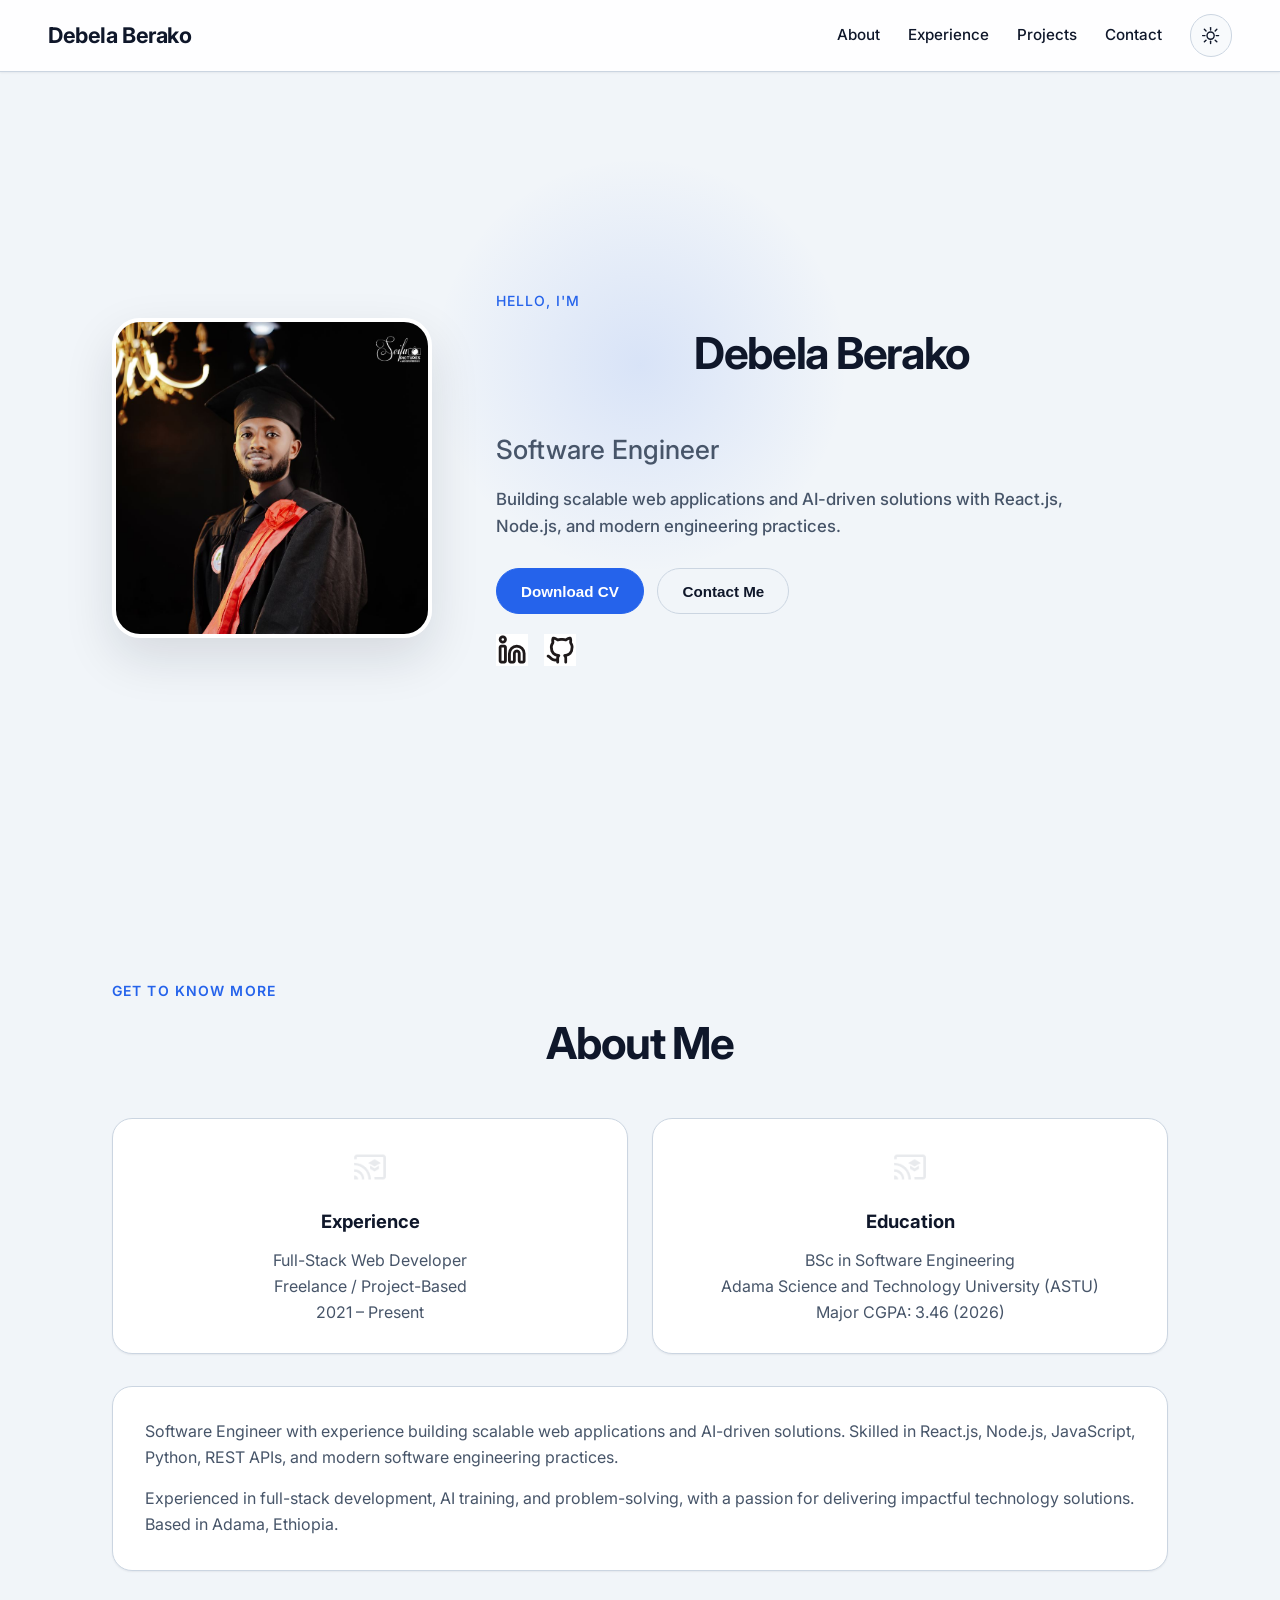
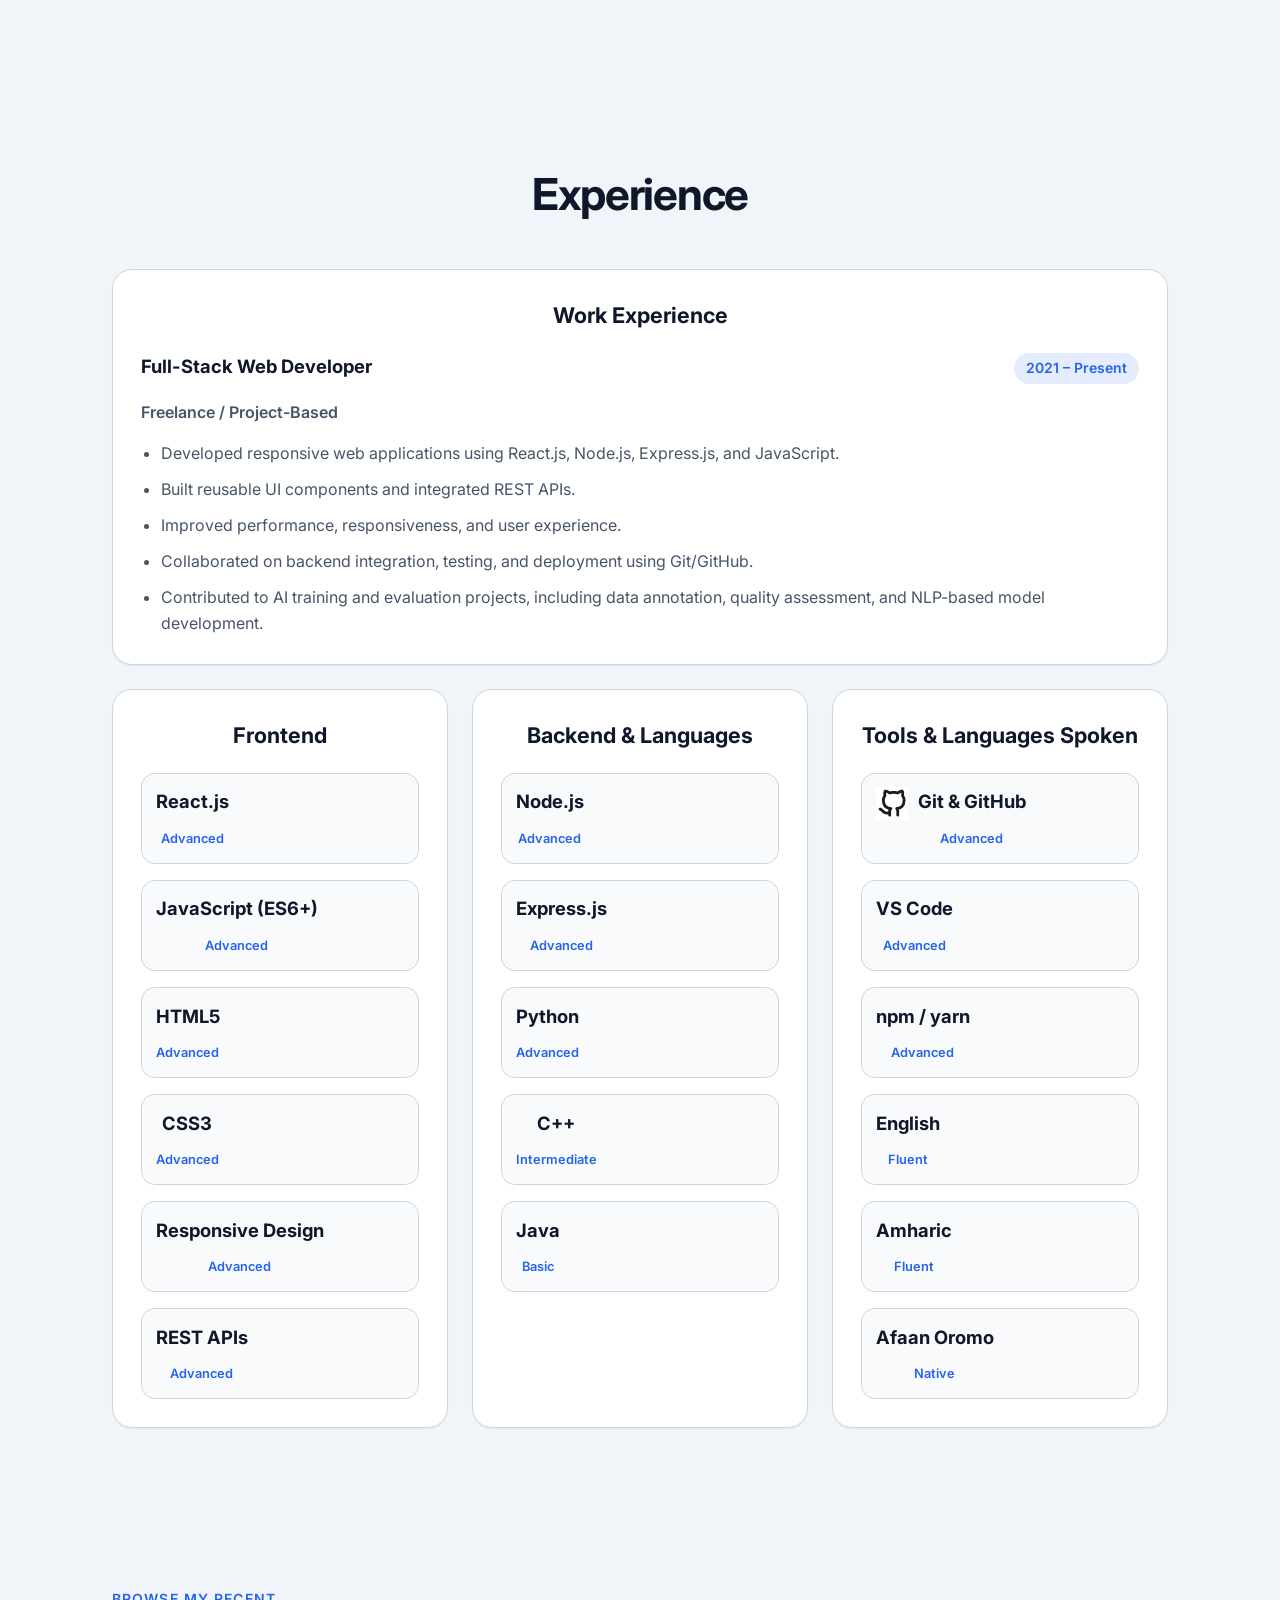
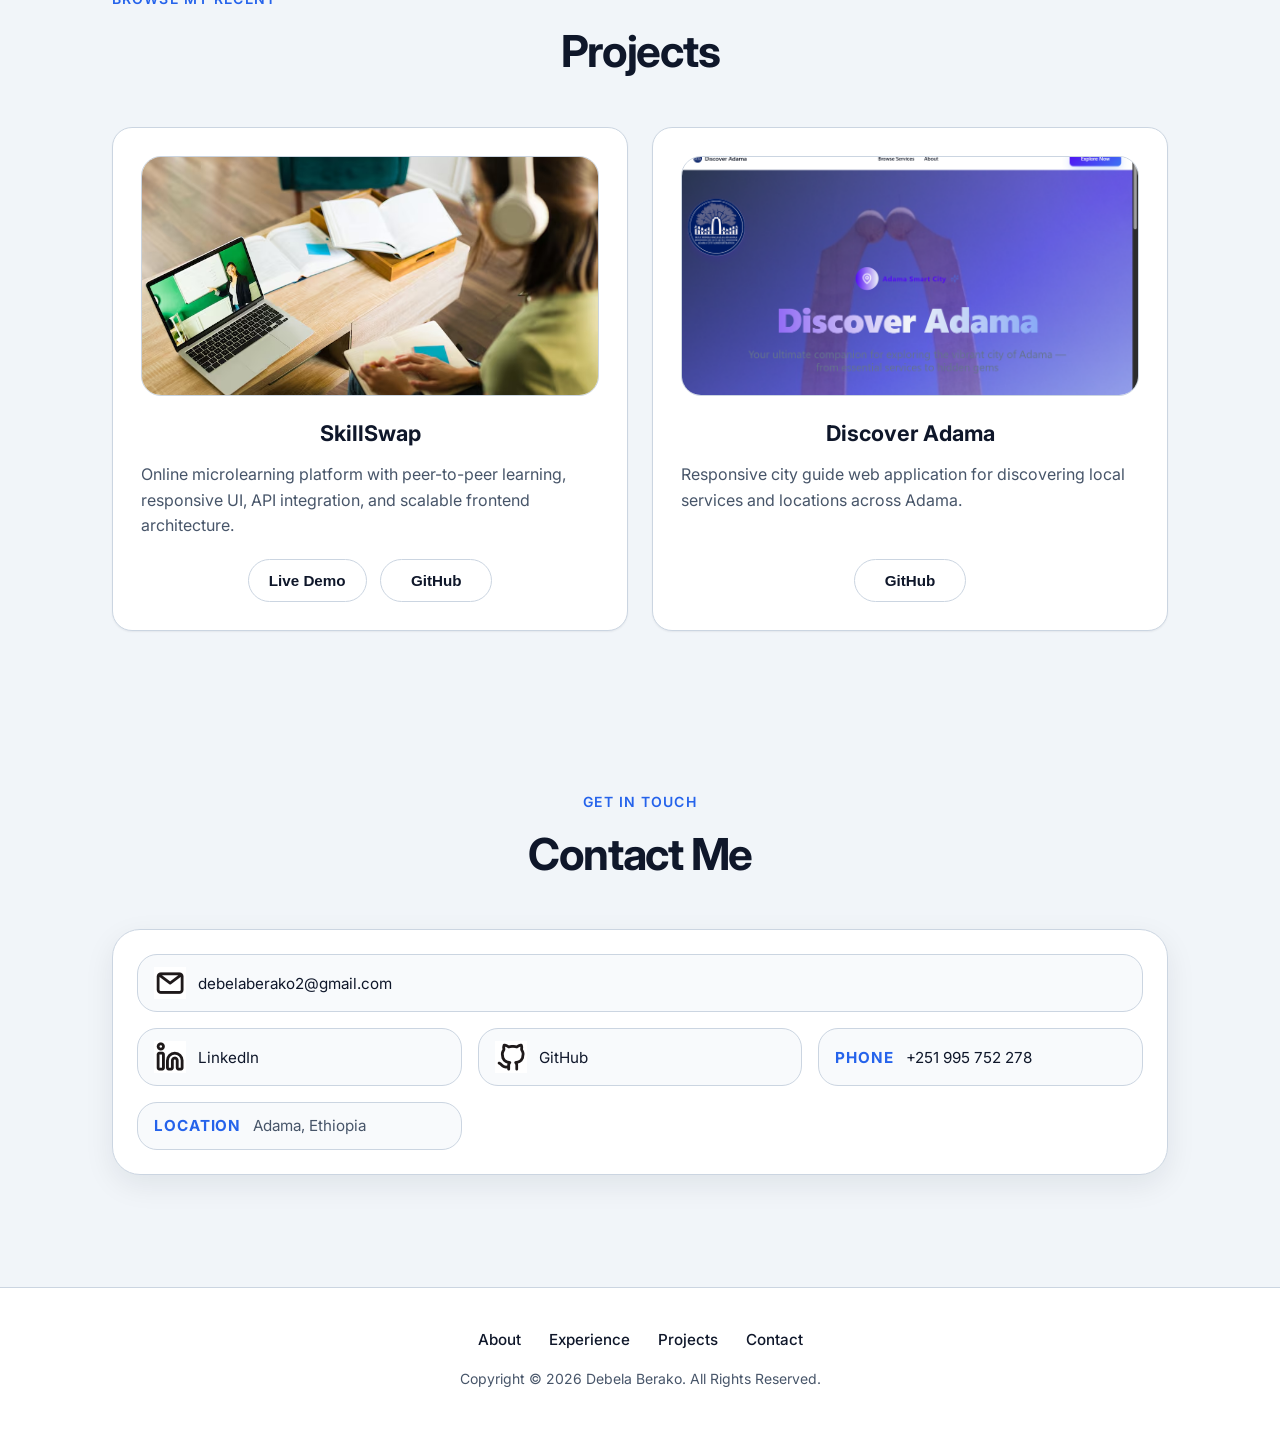
<file: index.html>
<!DOCTYPE html>
<html lang="en">
  <head>
    <meta charset="UTF-8" />
    <meta http-equiv="X-UA-Compatible" content="IE=edge" />
    <meta name="viewport" content="width=device-width, initial-scale=1.0" />
    <meta
      name="description"
      content="Debela Berako — Software Engineer specializing in full-stack web development, React.js, Node.js, and AI-driven solutions."
    />
    <title>Debela Berako | Software Engineer</title>
    <link rel="icon" href="image/logo.jpg" />
    <link rel="preconnect" href="https://fonts.googleapis.com" />
    <link rel="preconnect" href="https://fonts.gstatic.com" crossorigin />
    <link
      href="https://fonts.googleapis.com/css2?family=Inter:wght@300;400;500;600;700&display=swap"
      rel="stylesheet"
    />
    <link rel="stylesheet" href="style.css" />
    <link rel="stylesheet" href="myqueries.css" />
  </head>
  <body>
    <nav id="desktop-nav">
      <div class="logo">Debela Berako</div>
      <div>
        <ul class="nav-links">
          <li><a href="#about">About</a></li>
          <li><a href="#experience">Experience</a></li>
          <li><a href="#projects">Projects</a></li>
          <li><a href="#contact">Contact</a></li>
          <li>
            <button
              id="modeToggle"
              class="theme-toggle"
              type="button"
              aria-label="Toggle color theme"
            >
              <svg
                class="theme-icon theme-icon-sun"
                viewBox="0 0 24 24"
                aria-hidden="true"
              >
                <circle cx="12" cy="12" r="4.5" />
                <line x1="12" y1="2" x2="12" y2="5" />
                <line x1="12" y1="19" x2="12" y2="22" />
                <line x1="2" y1="12" x2="5" y2="12" />
                <line x1="19" y1="12" x2="22" y2="12" />
                <line x1="4.2" y1="4.2" x2="6.3" y2="6.3" />
                <line x1="17.7" y1="17.7" x2="19.8" y2="19.8" />
                <line x1="4.2" y1="19.8" x2="6.3" y2="17.7" />
                <line x1="17.7" y1="6.3" x2="19.8" y2="4.2" />
              </svg>
              <svg
                class="theme-icon theme-icon-moon"
                viewBox="0 0 24 24"
                aria-hidden="true"
              >
                <path d="M21 14.5A8.5 8.5 0 0 1 9.5 3 7 7 0 1 0 21 14.5z" />
              </svg>
            </button>
          </li>
        </ul>
      </div>
    </nav>

    <nav id="hamburger-nav">
      <div class="logo">Debela Berako</div>
      <div class="hamburger-menu">
        <div class="hamburger-icon" onclick="toggleMenu()">
          <span></span>
          <span></span>
          <span></span>
        </div>
        <ul class="menu-links">
          <li><a href="#about" onclick="toggleMenu()">About</a></li>
          <li><a href="#experience" onclick="toggleMenu()">Experience</a></li>
          <li><a href="#projects" onclick="toggleMenu()">Projects</a></li>
          <li><a href="#contact" onclick="toggleMenu()">Contact</a></li>
          <li>
            <button
              id="modeToggle2"
              class="theme-toggle"
              type="button"
              aria-label="Toggle color theme"
            >
              <svg
                class="theme-icon theme-icon-sun"
                viewBox="0 0 24 24"
                aria-hidden="true"
              >
                <circle cx="12" cy="12" r="4.5" />
                <line x1="12" y1="2" x2="12" y2="5" />
                <line x1="12" y1="19" x2="12" y2="22" />
                <line x1="2" y1="12" x2="5" y2="12" />
                <line x1="19" y1="12" x2="22" y2="12" />
                <line x1="4.2" y1="4.2" x2="6.3" y2="6.3" />
                <line x1="17.7" y1="17.7" x2="19.8" y2="19.8" />
                <line x1="4.2" y1="19.8" x2="6.3" y2="17.7" />
                <line x1="17.7" y1="6.3" x2="19.8" y2="4.2" />
              </svg>
              <svg
                class="theme-icon theme-icon-moon"
                viewBox="0 0 24 24"
                aria-hidden="true"
              >
                <path d="M21 14.5A8.5 8.5 0 0 1 9.5 3 7 7 0 1 0 21 14.5z" />
              </svg>
            </button>
          </li>
        </ul>
      </div>
    </nav>

    <main>
      <section id="profile">
        <div class="section__pic-container">
          <img
            src="image/debela.jpg"
            alt="Portrait of Debela Berako"
            class="profile-pic"
          />
        </div>
        <div class="section__text">
          <p class="section__text__p1">Hello, I'm</p>
          <h1 class="title">Debela Berako</h1>
          <p class="section__text__p2">Software Engineer</p>
          <p class="section__text__p3">
            Building scalable web applications and AI-driven solutions with
            React.js, Node.js, and modern engineering practices.
          </p>
          <div class="btn-container">
            <button
              class="btn btn-color-1"
              onclick="window.open('myCV.pdf')"
            >
              Download CV
            </button>
            <button
              class="btn btn-color-2"
              onclick="document.getElementById('contact').scrollIntoView({ behavior: 'smooth' })"
            >
              Contact Me
            </button>
          </div>
          <div id="socials-container">
            <img
              src="image/linkedin.png"
              src-light="image/linkedin.png"
              src-dark="image/linkedin.png"
              alt="My LinkedIn profile"
              class="icon linkedin-icon"
              onclick="window.open('https://www.linkedin.com/in/debelaberako/','_blank')"
            />
            <img
              src="image/github-light.png"
              src-light="image/github-light.png"
              src-dark="image/github-dark.png"
              alt="My GitHub profile"
              class="icon github-icon"
              onclick="window.open('https://github.com/debelaberako','_blank')"
            />
          </div>
        </div>
      </section>

      <section id="about">
        <p class="section__text__p1">Get To Know More</p>
        <h1 class="title">About Me</h1>
        <div class="about-details-container">
          <div class="about-containers">
            <div class="details-container">
              <img
                src="image/education.png"
                alt="Experience icon"
                class="icon about-card-icon"
              />
              <h3>Experience</h3>
              <p>
                Full-Stack Web Developer<br />
                Freelance / Project-Based<br />
                2021 – Present
              </p>
            </div>
            <div class="details-container">
              <img
                src="image/education.png"
                alt="Education icon"
                class="icon about-card-icon"
              />
              <h3>Education</h3>
              <p>
                BSc in Software Engineering<br />
                Adama Science and Technology University (ASTU)<br />
                Major CGPA: 3.46 (2026)
              </p>
            </div>
          </div>
          <div class="text-container">
            <p>
              Software Engineer with experience building scalable web
              applications and AI-driven solutions. Skilled in React.js,
              Node.js, JavaScript, Python, REST APIs, and modern software
              engineering practices.
            </p>
            <p>
              Experienced in full-stack development, AI training, and
              problem-solving, with a passion for delivering impactful
              technology solutions. Based in Adama, Ethiopia.
            </p>
          </div>
        </div>
      </section>

      <section id="experience">
        <p class="section__text__p1">Explore My</p>
        <h1 class="title">Experience</h1>
        <div class="experience-details-container">
          <div class="work-experience-card details-container">
            <h2 class="experience-sub-title">Work Experience</h2>
            <div class="work-role">
              <div class="work-role-header">
                <h3>Full-Stack Web Developer</h3>
                <span class="work-period">2021 – Present</span>
              </div>
              <p class="work-company">Freelance / Project-Based</p>
              <ul class="work-list">
                <li>
                  Developed responsive web applications using React.js, Node.js,
                  Express.js, and JavaScript.
                </li>
                <li>
                  Built reusable UI components and integrated REST APIs.
                </li>
                <li>
                  Improved performance, responsiveness, and user experience.
                </li>
                <li>
                  Collaborated on backend integration, testing, and deployment
                  using Git/GitHub.
                </li>
                <li>
                  Contributed to AI training and evaluation projects, including
                  data annotation, quality assessment, and NLP-based model
                  development.
                </li>
              </ul>
            </div>
          </div>

          <div class="about-containers skills-grid">
            <div class="details-container">
              <h2 class="experience-sub-title">Frontend</h2>
              <div class="article-container">
                <article>
                  <div>
                    <h3>React.js</h3>
                    <p>Advanced</p>
                  </div>
                </article>
                <article>
                  <div>
                    <h3>JavaScript (ES6+)</h3>
                    <p>Advanced</p>
                  </div>
                </article>
                <article>
                  <div>
                    <h3>HTML5</h3>
                    <p>Advanced</p>
                  </div>
                </article>
                <article>
                  <div>
                    <h3>CSS3</h3>
                    <p>Advanced</p>
                  </div>
                </article>
                <article>
                  <div>
                    <h3>Responsive Design</h3>
                    <p>Advanced</p>
                  </div>
                </article>
                <article>
                  <div>
                    <h3>REST APIs</h3>
                    <p>Advanced</p>
                  </div>
                </article>
              </div>
            </div>

            <div class="details-container">
              <h2 class="experience-sub-title">Backend &amp; Languages</h2>
              <div class="article-container">
                <article>
                  <div>
                    <h3>Node.js</h3>
                    <p>Advanced</p>
                  </div>
                </article>
                <article>
                  <div>
                    <h3>Express.js</h3>
                    <p>Advanced</p>
                  </div>
                </article>
                <article>
                  <div>
                    <h3>Python</h3>
                    <p>Advanced</p>
                  </div>
                </article>
                <article>
                  <div>
                    <h3>C++</h3>
                    <p>Intermediate</p>
                  </div>
                </article>
                <article>
                  <div>
                    <h3>Java</h3>
                    <p>Basic</p>
                  </div>
                </article>
              </div>
            </div>

            <div class="details-container">
              <h2 class="experience-sub-title">Tools &amp; Languages Spoken</h2>
              <div class="article-container">
                <article>
                  <img
                    src="image/github-light.png"
                    src-light="image/github-light.png"
                    src-dark="image/github-dark.png"
                    alt="Git icon"
                    class="icon"
                  />
                  <div>
                    <h3>Git &amp; GitHub</h3>
                    <p>Advanced</p>
                  </div>
                </article>
                <article>
                  <div>
                    <h3>VS Code</h3>
                    <p>Advanced</p>
                  </div>
                </article>
                <article>
                  <div>
                    <h3>npm / yarn</h3>
                    <p>Advanced</p>
                  </div>
                </article>
                <article>
                  <div>
                    <h3>English</h3>
                    <p>Fluent</p>
                  </div>
                </article>
                <article>
                  <div>
                    <h3>Amharic</h3>
                    <p>Fluent</p>
                  </div>
                </article>
                <article>
                  <div>
                    <h3>Afaan Oromo</h3>
                    <p>Native</p>
                  </div>
                </article>
              </div>
            </div>
          </div>
        </div>
      </section>

      <section id="projects">
        <p class="section__text__p1">Browse My Recent</p>
        <h1 class="title">Projects</h1>
        <div class="experience-details-container">
          <div class="about-containers projects-grid">
            <div class="details-container color-container">
              <img
                src="image/skillswap.avif"
                alt="SkillSwap project preview"
                class="project-img"
              />
              <h2 class="experience-sub-title project-title">SkillSwap</h2>
              <p class="project-description">
                Online microlearning platform with peer-to-peer learning,
                responsive UI, API integration, and scalable frontend
                architecture.
              </p>
              <div class="btn-container">
                <button
                  class="btn btn-color-2 project-btn"
                  onclick="window.open('https://skill-swap-mauve-chi.vercel.app/','_blank')"
                >
                  Live Demo
                </button>
                <button
                  class="btn btn-color-2 project-btn"
                  onclick="window.open('https://github.com/debelaberako','_blank')"
                >
                  GitHub
                </button>
              </div>
            </div>

            <div class="details-container color-container">
              <img
                src="image/discover-adama.png"
                alt="Discover Adama project preview"
                class="project-img"
              />
              <h2 class="experience-sub-title project-title">Discover Adama</h2>
              <p class="project-description">
                Responsive city guide web application for discovering local
                services and locations across Adama.
              </p>
              <div class="btn-container">
                <button
                  class="btn btn-color-2 project-btn"
                  onclick="window.open('https://github.com/debelaberako','_blank')"
                >
                  GitHub
                </button>
              </div>
            </div>
          </div>
        </div>
      </section>

      <section id="contact">
        <p class="section__text__p1">Get in Touch</p>
        <h1 class="title">Contact Me</h1>
        <div class="contact-info-upper-container">
          <div class="contact-info-container contact-info-container--email">
            <img
              src="image/email.png"
              src-light="image/email.png"
              src-dark="image/email.png"
              alt="Email icon"
              class="icon contact-icon email-icon"
            />
            <p>
              <a href="mailto:debelaberako2@gmail.com">debelaberako2@gmail.com</a>
            </p>
          </div>
          <div class="contact-info-container">
            <img
              src="image/linkedin.png"
              src-light="image/linkedin.png"
              src-dark="image/linkedin.png"
              alt="My LinkedIn profile"
              class="icon linkedin-icon"
              onclick="window.open('https://www.linkedin.com/in/debelaberako/','_blank')"
            />
            <p>
              <a
                href="https://www.linkedin.com/in/debelaberako/"
                target="_blank"
                rel="noopener noreferrer"
                >LinkedIn</a
              >
            </p>
          </div>
          <div class="contact-info-container">
            <img
              src="image/github-light.png"
              src-light="image/github-light.png"
              src-dark="image/github-dark.png"
              alt="My GitHub profile"
              class="icon github-icon"
              onclick="window.open('https://github.com/debelaberako','_blank')"
            />
            <p>
              <a
                href="https://github.com/debelaberako"
                target="_blank"
                rel="noopener noreferrer"
                >GitHub</a
              >
            </p>
          </div>
          <div class="contact-info-container">
            <p class="contact-label">Phone</p>
            <p><a href="tel:+251995752278">+251 995 752 278</a></p>
          </div>
          <div class="contact-info-container">
            <p class="contact-label">Location</p>
            <p>Adama, Ethiopia</p>
          </div>
        </div>
      </section>
    </main>

    <footer>
      <nav>
        <div class="nav-links-container">
          <ul class="nav-links">
            <li><a href="#about">About</a></li>
            <li><a href="#experience">Experience</a></li>
            <li><a href="#projects">Projects</a></li>
            <li><a href="#contact">Contact</a></li>
          </ul>
        </div>
      </nav>
      <p>Copyright &#169; 2026 Debela Berako. All Rights Reserved.</p>
    </footer>
    <script src="script.js"></script>
  </body>
</html>
</file>
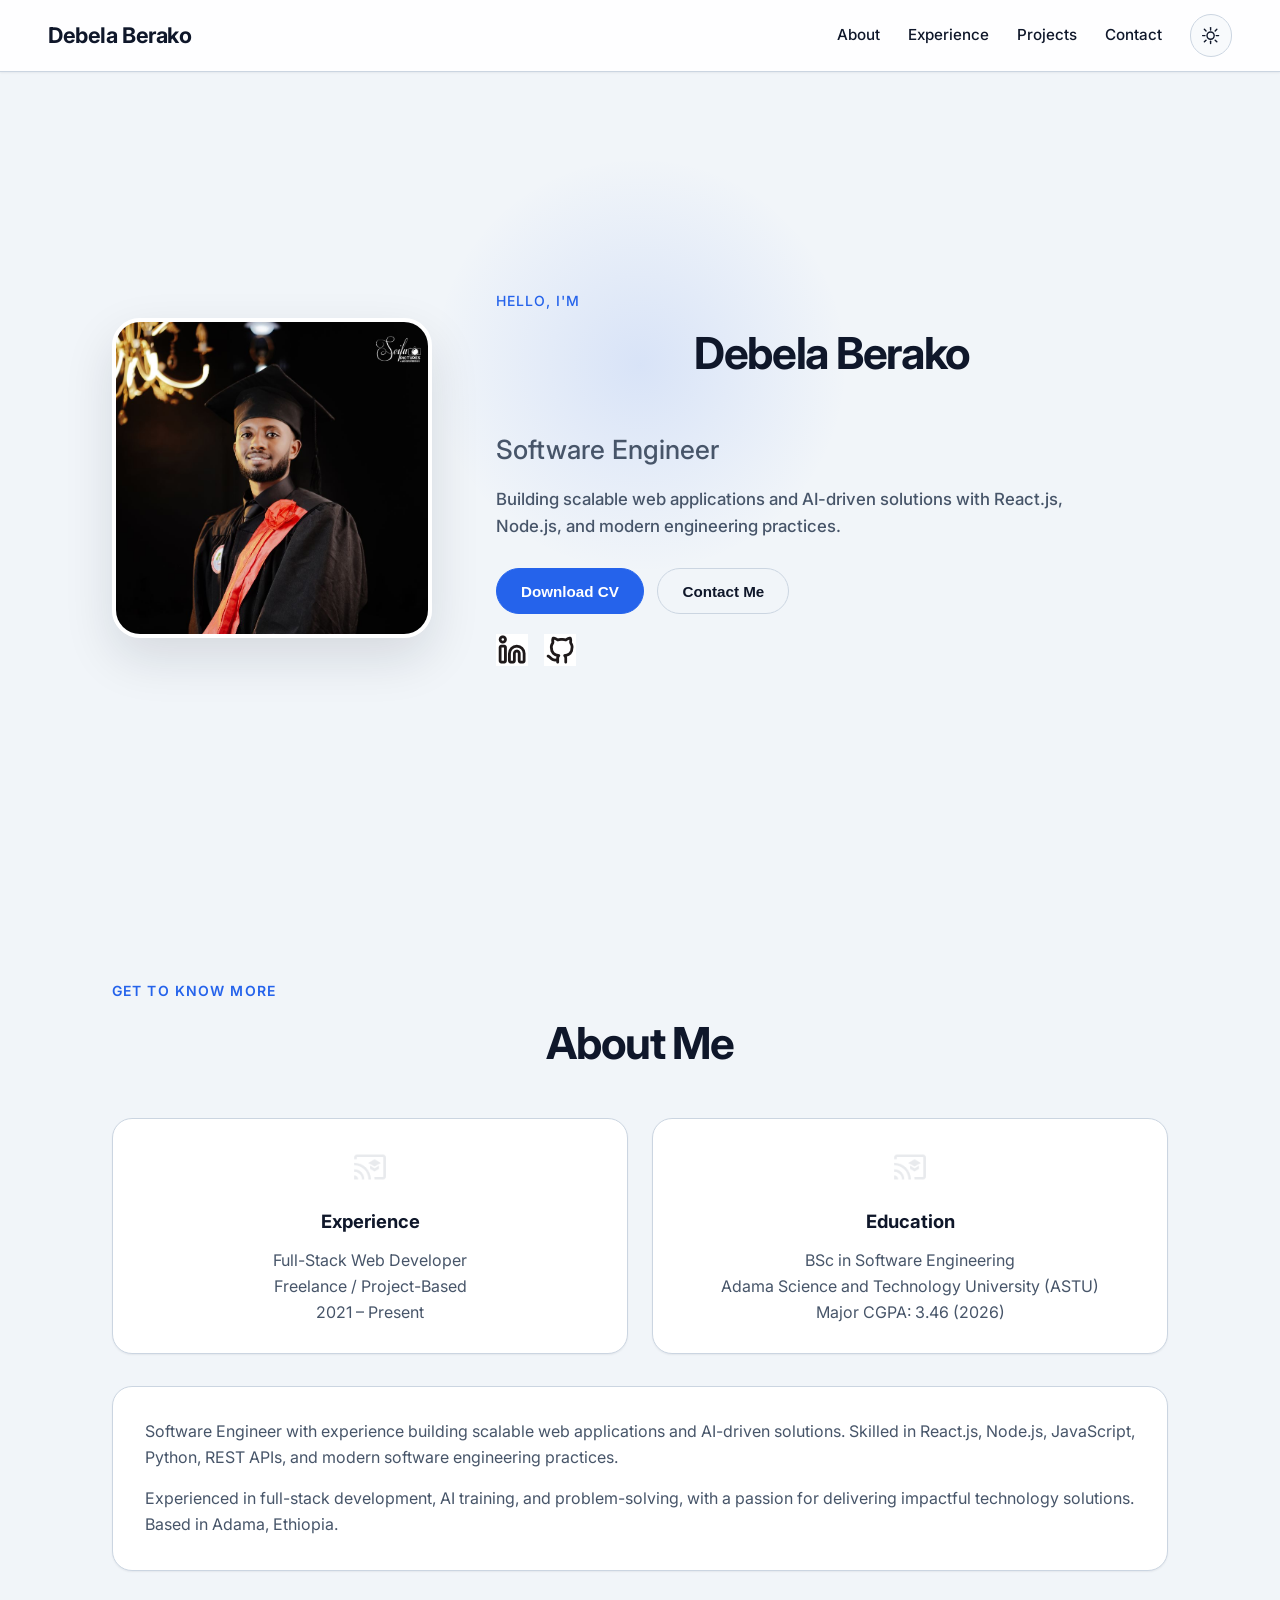
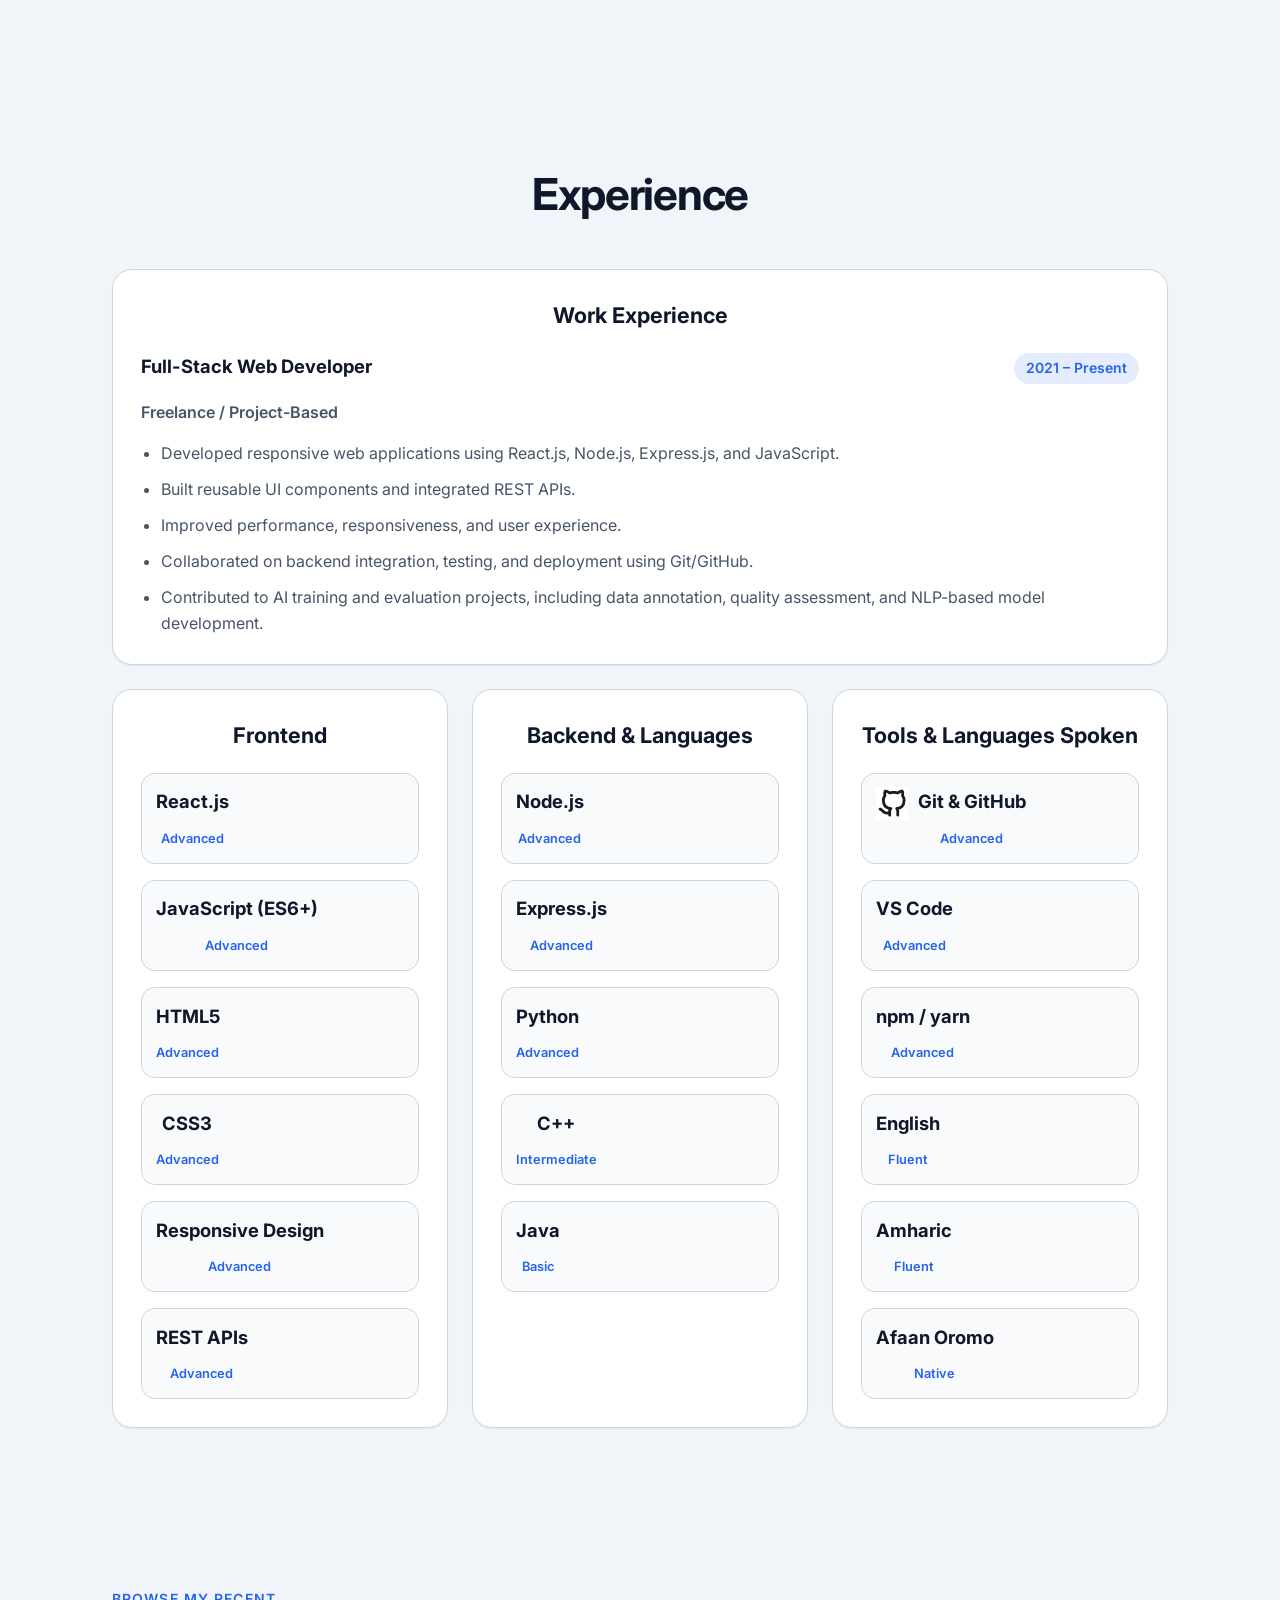
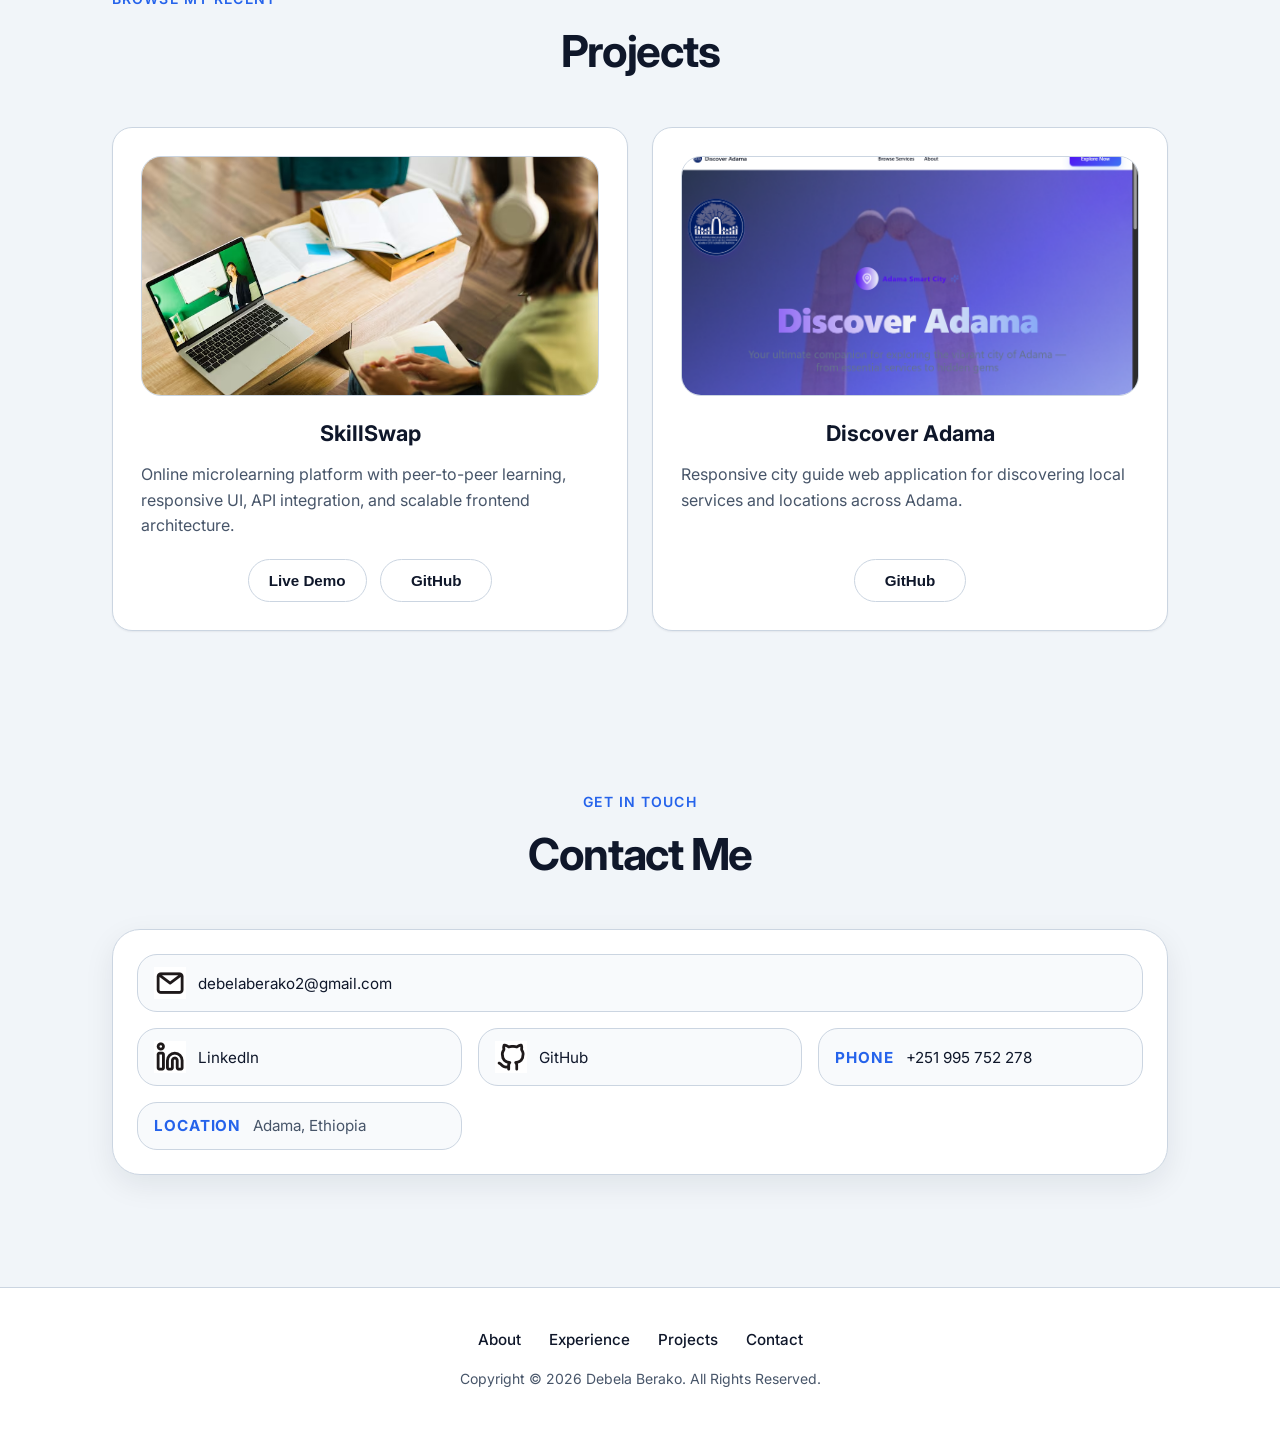
<file: DABE/index.html>
<!DOCTYPE html>
<html lang="en">
  <head>
    <meta charset="UTF-8" />
    <meta http-equiv="refresh" content="0; url=../" />
    <meta name="viewport" content="width=device-width, initial-scale=1.0" />
    <title>Redirecting…</title>
    <link rel="canonical" href="../" />
    <script>
      window.location.replace("../");
    </script>
  </head>
  <body>
    <p>
      Redirecting to
      <a href="../">Debela Berako Portfolio</a>.
    </p>
  </body>
</html>
</file>
<file: style.css>
/* GENERAL */

:root {
  --primary-color: #ffffff;
  --primary-color-2: #f8fafc;
  --primary-color-3: #e2e8f0;
  --background-color: #f1f5f9;
  --secondary-color: #0f172a;
  --secondary-color-2: #475569;
  --accent-color: #2563eb;
  --accent-hover: #1d4ed8;
  --accent-soft: rgba(37, 99, 235, 0.12);
  --button-background: #2563eb;
  --button-text-hover: #ffffff;
  --button-border: 0.1rem solid #2563eb;
  --button-border-2: 0.1rem solid #cbd5e1;
  --container-border: #cbd5e1;
  --shadow-sm: 0 1px 2px rgba(15, 23, 42, 0.06);
  --shadow-md: 0 10px 30px rgba(15, 23, 42, 0.08);
  --shadow-lg: 0 20px 50px rgba(15, 23, 42, 0.12);
  --nav-height: 4.5rem;
  --section-gap: 5rem;
  --radius-lg: 1.25rem;
  --radius-xl: 1.75rem;
  --max-width: 72rem;
}

[theme="dark"] {
  --primary-color: #0f172a;
  --primary-color-2: #1e293b;
  --primary-color-3: #334155;
  --background-color: #020617;
  --secondary-color: #f8fafc;
  --secondary-color-2: #94a3b8;
  --accent-color: #60a5fa;
  --accent-hover: #93c5fd;
  --accent-soft: rgba(96, 165, 250, 0.15);
  --button-background: #60a5fa;
  --button-text-hover: #0f172a;
  --button-border: 0.1rem solid #60a5fa;
  --button-border-2: 0.1rem solid #475569;
  --container-border: #334155;
  --shadow-sm: 0 1px 2px rgba(0, 0, 0, 0.3);
  --shadow-md: 0 10px 30px rgba(0, 0, 0, 0.35);
  --shadow-lg: 0 20px 50px rgba(0, 0, 0, 0.45);
}

* {
  margin: 0;
  padding: 0;
  box-sizing: border-box;
}

html {
  scroll-behavior: smooth;
}

body {
  font-family: "Inter", "Segoe UI", sans-serif;
  background-color: var(--background-color);
  color: var(--secondary-color);
  line-height: 1.6;
  transition: background-color 0.3s ease, color 0.3s ease;
}

main {
  overflow-x: hidden;
}

h1,
h2,
h3 {
  color: var(--secondary-color);
}

p {
  color: var(--secondary-color-2);
}

a,
.btn,
.icon,
.theme-toggle {
  transition: all 0.25s ease;
}

/* NAVIGATION */

nav,
.nav-links {
  display: flex;
  align-items: center;
}

#desktop-nav,
#hamburger-nav {
  position: sticky;
  top: 0;
  z-index: 1000;
  height: var(--nav-height);
  padding: 0 clamp(1rem, 4vw, 3rem);
  background: color-mix(in srgb, var(--primary-color) 88%, transparent);
  backdrop-filter: blur(12px);
  border-bottom: 1px solid var(--container-border);
  box-shadow: var(--shadow-sm);
  transition: box-shadow 0.35s ease, background 0.35s ease, transform 0.35s ease;
}

#desktop-nav.nav-scrolled,
#hamburger-nav.nav-scrolled {
  box-shadow: var(--shadow-md);
  background: color-mix(in srgb, var(--primary-color) 96%, transparent);
}

#desktop-nav {
  justify-content: space-between;
}

.nav-links {
  gap: 1.75rem;
  list-style: none;
  font-size: 0.95rem;
  font-weight: 500;
}

nav li:last-child {
  width: max-content;
  display: flex;
  margin: auto;
  padding: 0;
}

a {
  color: var(--secondary-color);
  text-decoration: none;
  position: relative;
}

.nav-links a::after {
  content: "";
  position: absolute;
  left: 0;
  bottom: -0.35rem;
  width: 100%;
  height: 2px;
  background: var(--accent-color);
  transform: scaleX(0);
  transform-origin: center;
  transition: transform 0.3s ease;
}

.nav-links a:hover::after,
.nav-links a.active::after {
  transform: scaleX(1);
}

.nav-links a.active {
  color: var(--accent-color);
  font-weight: 600;
}

a:hover {
  color: var(--accent-color);
}

nav a:hover {
  color: var(--accent-color);
}

.logo {
  color: var(--secondary-color);
  font-size: 1.35rem;
  font-weight: 700;
  letter-spacing: -0.02em;
}

.logo:hover {
  cursor: default;
}

.theme-toggle {
  position: relative;
  display: flex;
  align-items: center;
  justify-content: center;
  width: 2.65rem;
  height: 2.65rem;
  border: 1px solid var(--container-border);
  border-radius: 50%;
  background: var(--primary-color-2);
  cursor: pointer;
  padding: 0;
  overflow: hidden;
}

.theme-toggle:hover {
  border-color: var(--accent-color);
  background: var(--accent-soft);
  transform: translateY(-1px);
}

.theme-toggle:focus-visible {
  outline: 2px solid var(--accent-color);
  outline-offset: 2px;
}

.theme-icon {
  position: absolute;
  width: 1.2rem;
  height: 1.2rem;
  stroke: var(--secondary-color);
  fill: none;
  stroke-width: 1.75;
  stroke-linecap: round;
  stroke-linejoin: round;
  transition:
    opacity 0.35s ease,
    transform 0.45s cubic-bezier(0.22, 1, 0.36, 1),
    stroke 0.25s ease;
}

.theme-icon-moon {
  fill: var(--secondary-color);
  stroke: none;
}

.theme-icon-sun {
  opacity: 1;
  transform: rotate(0deg) scale(1);
}

.theme-icon-moon {
  opacity: 0;
  transform: rotate(-90deg) scale(0.6);
}

body[theme="dark"] .theme-icon-sun {
  opacity: 0;
  transform: rotate(90deg) scale(0.6);
}

body[theme="dark"] .theme-icon-moon {
  opacity: 1;
  transform: rotate(0deg) scale(1);
}

.theme-toggle:hover .theme-icon {
  stroke: var(--accent-color);
}

.theme-toggle:hover .theme-icon-moon {
  fill: var(--accent-color);
}

/* HAMBURGER MENU */

#hamburger-nav {
  display: none;
  justify-content: space-between;
}

.hamburger-menu {
  position: relative;
  display: inline-block;
}

.hamburger-icon {
  display: flex;
  flex-direction: column;
  justify-content: space-between;
  height: 24px;
  width: 30px;
  cursor: pointer;
}

.hamburger-icon span {
  width: 100%;
  height: 2px;
  background-color: var(--secondary-color);
  transition: all 0.3s ease-in-out;
}

.menu-links {
  position: absolute;
  top: calc(100% + 0.75rem);
  right: 0;
  background-color: var(--primary-color);
  border: 1px solid var(--container-border);
  border-radius: var(--radius-lg);
  box-shadow: var(--shadow-md);
  width: min(16rem, 85vw);
  max-height: 0;
  overflow: hidden;
  transition: all 0.3s ease-in-out;
  list-style: none;
  padding: 0;
}

.menu-links a {
  display: block;
  padding: 0.85rem 1.25rem;
  font-size: 1rem;
  color: var(--secondary-color);
  text-decoration: none;
}

.menu-links a:hover {
  background: var(--accent-soft);
  color: var(--accent-color);
}

.menu-links li {
  list-style: none;
}

.menu-links li:last-child {
  display: flex;
  justify-content: center;
  padding: 0.75rem;
}

.menu-links.open {
  max-height: 24rem;
}

.hamburger-icon.open span:first-child {
  transform: rotate(45deg) translate(10px, 5px);
}

.hamburger-icon.open span:nth-child(2) {
  opacity: 0;
}

.hamburger-icon.open span:last-child {
  transform: rotate(-45deg) translate(10px, -5px);
}

/* SECTIONS */

section {
  padding: var(--section-gap) clamp(1rem, 5vw, 3rem);
  max-width: var(--max-width);
  margin: 0 auto;
  min-height: fit-content;
}

.section__text__p1 {
  text-align: center;
  font-size: 0.875rem;
  font-weight: 600;
  letter-spacing: 0.08em;
  text-transform: uppercase;
  color: var(--accent-color);
  margin-bottom: 0.5rem;
}

.title {
  font-size: clamp(2rem, 4vw, 2.75rem);
  font-weight: 700;
  text-align: center;
  letter-spacing: -0.03em;
  margin-bottom: 2.5rem;
}

/* PROFILE */

#profile {
  display: grid;
  grid-template-columns: minmax(220px, 320px) 1fr;
  align-items: center;
  gap: clamp(2rem, 5vw, 4rem);
  min-height: calc(100vh - var(--nav-height));
  padding-top: 2rem;
  padding-bottom: 3rem;
  position: relative;
  isolation: isolate;
}

#profile::before {
  content: "";
  position: absolute;
  inset: 10% auto auto 50%;
  width: min(420px, 60vw);
  height: min(420px, 60vw);
  transform: translateX(-50%);
  background: radial-gradient(circle, var(--accent-soft) 0%, transparent 70%);
  z-index: -1;
  animation: glowPulse 6s ease-in-out infinite;
}

.section__pic-container {
  display: flex;
  justify-content: center;
  align-items: center;
}

.profile-pic {
  width: min(380px, 100%);
  aspect-ratio: 1;
  object-fit: cover;
  object-position: top center;
  display: block;
  border-radius: var(--radius-xl);
  border: 4px solid var(--primary-color);
  box-shadow: var(--shadow-lg);
  transition: transform 0.4s ease, box-shadow 0.4s ease;
}

.profile-pic:hover {
  transform: translateY(-6px) scale(1.02);
  box-shadow: var(--shadow-lg), 0 0 0 4px var(--accent-soft);
}

.section__text {
  text-align: left;
}

.section__text p {
  font-weight: 500;
}

.section__text__p1 {
  text-align: left;
  margin-bottom: 0.35rem;
}

.section__text__p2 {
  font-size: clamp(1.25rem, 2.5vw, 1.65rem);
  font-weight: 600;
  color: var(--secondary-color-2);
  margin-bottom: 1rem;
}

.section__text__p3 {
  max-width: 36rem;
  margin-bottom: 1.75rem;
  font-size: 1.05rem;
}

#socials-container {
  display: flex;
  justify-content: flex-start;
  margin-top: 1.25rem;
  gap: 1rem;
}

/* ICONS & BUTTONS */

.icon {
  cursor: pointer;
  height: 2rem;
  width: 2rem;
  object-fit: contain;
}

.icon:hover {
  transform: translateY(-2px);
}

.btn-container {
  display: flex;
  flex-wrap: wrap;
  justify-content: flex-start;
  gap: 0.85rem;
}

.btn {
  font-weight: 600;
  font-size: 0.95rem;
  padding: 0.85rem 1.5rem;
  min-width: 8rem;
  border-radius: 999px;
  cursor: pointer;
  border: var(--button-border);
}

.btn-color-1 {
  background: var(--button-background);
  color: #ffffff;
}

.btn-color-1:hover {
  background: var(--accent-hover);
  transform: translateY(-2px);
  box-shadow: var(--shadow-md);
}

.btn-color-2 {
  background: transparent;
  color: var(--secondary-color);
  border: var(--button-border-2);
}

.btn-color-2:hover {
  border-color: var(--accent-color);
  color: var(--accent-color);
  transform: translateY(-2px);
}

/* ABOUT */

.about-details-container {
  display: flex;
  flex-direction: column;
  gap: 2rem;
}

.about-containers {
  display: grid;
  grid-template-columns: repeat(2, minmax(0, 1fr));
  gap: 1.5rem;
}

.details-container {
  padding: 1.75rem;
  background: var(--primary-color);
  border-radius: var(--radius-lg);
  border: 1px solid var(--container-border);
  box-shadow: var(--shadow-sm);
  text-align: center;
  transition: transform 0.35s ease, box-shadow 0.35s ease, border-color 0.35s ease;
}

.details-container:hover {
  transform: translateY(-6px);
  box-shadow: var(--shadow-md);
  border-color: var(--accent-color);
}

.about-card-icon {
  height: 2.5rem;
  width: 2.5rem;
  margin-bottom: 0.75rem;
  cursor: default;
}

.details-container h3 {
  font-size: 1.15rem;
  margin-bottom: 0.75rem;
}

.text-container {
  background: var(--primary-color);
  border: 1px solid var(--container-border);
  border-radius: var(--radius-lg);
  padding: 2rem;
  box-shadow: var(--shadow-sm);
}

.text-container p + p {
  margin-top: 1rem;
}

/* EXPERIENCE */

.experience-details-container {
  display: flex;
  flex-direction: column;
  gap: 1.5rem;
}

.work-experience-card {
  text-align: left;
}

.experience-sub-title {
  font-size: 1.35rem;
  font-weight: 700;
  margin-bottom: 1.25rem;
  text-align: center;
}

.work-role-header {
  display: flex;
  flex-wrap: wrap;
  justify-content: space-between;
  align-items: baseline;
  gap: 0.5rem 1rem;
  margin-bottom: 0.35rem;
}

.work-role h3 {
  font-size: 1.15rem;
}

.work-period {
  font-size: 0.875rem;
  font-weight: 600;
  color: var(--accent-color);
  background: var(--accent-soft);
  padding: 0.25rem 0.75rem;
  border-radius: 999px;
}

.work-company {
  font-weight: 600;
  margin-bottom: 1rem;
}

.work-list {
  padding-left: 1.25rem;
  display: grid;
  gap: 0.65rem;
}

.work-list li {
  color: var(--secondary-color-2);
}

.skills-grid {
  grid-template-columns: repeat(3, minmax(0, 1fr));
}

.article-container {
  display: grid;
  grid-template-columns: repeat(auto-fit, minmax(9rem, 1fr));
  gap: 1rem;
}

article {
  display: flex;
  align-items: flex-start;
  gap: 0.65rem;
  padding: 0.85rem;
  border-radius: 0.85rem;
  background: var(--primary-color-2);
  border: 1px solid var(--container-border);
  transition: transform 0.3s ease, border-color 0.3s ease, background 0.3s ease;
}

article:hover {
  transform: translateY(-3px);
  border-color: var(--accent-color);
  background: var(--primary-color);
}

article .icon {
  cursor: default;
  flex-shrink: 0;
}

article h3 {
  font-size: 0.95rem;
  margin-bottom: 0.15rem;
}

article p {
  font-size: 0.8rem;
  font-weight: 600;
  color: var(--accent-color);
}

/* PROJECTS */

.projects-grid {
  grid-template-columns: repeat(2, minmax(0, 1fr));
}

.color-container {
  display: flex;
  flex-direction: column;
  text-align: center;
}

.project-img {
  width: 100%;
  height: 15rem;
  object-fit: cover;
  border-radius: var(--radius-lg);
  margin-bottom: 1.25rem;
  border: 1px solid var(--container-border);
}

.project-title {
  margin: 0 0 0.75rem;
}

.project-description {
  flex: 1;
  margin-bottom: 1.25rem;
  text-align: left;
}

.project-btn {
  min-width: 7rem;
  padding: 0.75rem 1.25rem;
}

#projects .btn-container {
  justify-content: center;
}

/* CONTACT */

#contact {
  display: flex;
  flex-direction: column;
  align-items: center;
}

.contact-info-upper-container {
  display: grid;
  grid-template-columns: repeat(auto-fit, minmax(min(100%, 16rem), 1fr));
  gap: 1rem;
  width: 100%;
  border-radius: var(--radius-xl);
  border: 1px solid var(--container-border);
  background: var(--primary-color);
  box-shadow: var(--shadow-md);
  padding: 1.5rem;
}

.contact-info-container {
  display: flex;
  align-items: center;
  gap: 0.75rem;
  padding: 0.75rem 1rem;
  border-radius: var(--radius-lg);
  background: var(--primary-color-2);
  border: 1px solid var(--container-border);
  min-width: 0;
}

.contact-info-container--email {
  grid-column: 1 / -1;
}

.contact-info-container--email p {
  font-size: 0.9rem;
}

.contact-info-container p {
  font-size: 0.95rem;
  min-width: 0;
  line-height: 1.4;
}

.contact-info-container a {
  overflow-wrap: anywhere;
  word-break: break-word;
}

.contact-icon {
  cursor: default;
}

.email-icon {
  height: 2rem;
  width: 2rem;
}

.contact-label {
  font-size: 0.75rem;
  font-weight: 700;
  text-transform: uppercase;
  letter-spacing: 0.06em;
  color: var(--accent-color);
  min-width: 4.5rem;
}

/* FOOTER */

footer {
  margin-top: 2rem;
  padding: 2.5rem 1rem 3rem;
  border-top: 1px solid var(--container-border);
  background: var(--primary-color);
}

footer nav {
  justify-content: center;
  margin-bottom: 1rem;
  height: auto;
  position: static;
  background: transparent;
  border: none;
  box-shadow: none;
  backdrop-filter: none;
  padding: 0;
}

footer p {
  text-align: center;
  font-size: 0.875rem;
}

/* ANIMATIONS */

@keyframes fadeInUp {
  from {
    opacity: 0;
    transform: translateY(32px);
  }
  to {
    opacity: 1;
    transform: translateY(0);
  }
}

@keyframes fadeIn {
  from {
    opacity: 0;
  }
  to {
    opacity: 1;
  }
}

@keyframes glowPulse {
  0%,
  100% {
    opacity: 0.45;
    transform: translateX(-50%) scale(1);
  }
  50% {
    opacity: 0.85;
    transform: translateX(-50%) scale(1.08);
  }
}

@keyframes navSlideDown {
  from {
    opacity: 0;
    transform: translateY(-16px);
  }
  to {
    opacity: 1;
    transform: translateY(0);
  }
}

#desktop-nav,
#hamburger-nav {
  animation: navSlideDown 0.6s cubic-bezier(0.22, 1, 0.36, 1) both;
}

#profile .section__pic-container {
  animation: fadeInUp 0.85s cubic-bezier(0.22, 1, 0.36, 1) 0.15s both;
}

#profile .section__text__p1 {
  animation: fadeInUp 0.85s cubic-bezier(0.22, 1, 0.36, 1) 0.3s both;
}

#profile .title {
  animation: fadeInUp 0.85s cubic-bezier(0.22, 1, 0.36, 1) 0.42s both;
}

#profile .section__text__p2 {
  animation: fadeInUp 0.85s cubic-bezier(0.22, 1, 0.36, 1) 0.54s both;
}

#profile .section__text__p3 {
  animation: fadeInUp 0.85s cubic-bezier(0.22, 1, 0.36, 1) 0.66s both;
}

#profile .btn-container {
  animation: fadeInUp 0.85s cubic-bezier(0.22, 1, 0.36, 1) 0.78s both;
}

#profile #socials-container {
  animation: fadeInUp 0.85s cubic-bezier(0.22, 1, 0.36, 1) 0.9s both;
}

.reveal,
.reveal-scale {
  opacity: 1;
  transform: none;
}

.js-enabled .reveal:not(.is-visible) {
  opacity: 0;
  transform: translateY(28px);
  transition:
    opacity 0.75s cubic-bezier(0.22, 1, 0.36, 1),
    transform 0.75s cubic-bezier(0.22, 1, 0.36, 1);
  transition-delay: var(--reveal-delay, 0s);
}

.js-enabled .reveal.is-visible {
  opacity: 1;
  transform: translateY(0);
}

.js-enabled .reveal-scale:not(.is-visible) {
  opacity: 0;
  transform: scale(0.96);
  transition:
    opacity 0.7s cubic-bezier(0.22, 1, 0.36, 1),
    transform 0.7s cubic-bezier(0.22, 1, 0.36, 1);
  transition-delay: var(--reveal-delay, 0s);
}

.js-enabled .reveal-scale.is-visible {
  opacity: 1;
  transform: scale(1);
}

.project-img {
  transition: transform 0.45s ease, box-shadow 0.45s ease;
}

.color-container:hover .project-img {
  transform: scale(1.03);
}

.contact-info-container {
  transition: transform 0.3s ease, border-color 0.3s ease, box-shadow 0.3s ease;
}

.contact-info-container:hover {
  transform: translateY(-3px);
  border-color: var(--accent-color);
  box-shadow: var(--shadow-sm);
}

@media (prefers-reduced-motion: reduce) {
  *,
  *::before,
  *::after {
    animation-duration: 0.01ms !important;
    animation-iteration-count: 1 !important;
    transition-duration: 0.01ms !important;
    scroll-behavior: auto !important;
  }

  .reveal,
  .reveal-scale {
    opacity: 1;
    transform: none;
  }
}
</file>
<file: myqueries.css>
@media screen and (max-width: 1200px) {
  #desktop-nav {
    display: none;
  }

  #hamburger-nav {
    display: flex;
  }

  #profile {
    grid-template-columns: 1fr;
    text-align: center;
    min-height: auto;
    padding-top: 2.5rem;
  }

  .section__text {
    text-align: center;
  }

  .section__text__p1 {
    text-align: center;
  }

  .section__text__p3 {
    margin-left: auto;
    margin-right: auto;
  }

  #socials-container,
  .btn-container {
    justify-content: center;
  }

  .skills-grid {
    grid-template-columns: 1fr;
  }

  .about-containers {
    grid-template-columns: 1fr;
  }

  .projects-grid {
    grid-template-columns: 1fr;
  }

  section {
    padding-top: 4rem;
    padding-bottom: 4rem;
  }
}

@media screen and (max-width: 768px) {
  :root {
    --section-gap: 3.5rem;
  }

  .title {
    margin-bottom: 2rem;
  }

  .profile-pic {
    width: min(300px, 85vw);
  }

  .text-container {
    padding: 1.5rem;
    text-align: left;
  }

  .work-role-header {
    flex-direction: column;
    align-items: flex-start;
  }

  .article-container {
    grid-template-columns: 1fr 1fr;
  }

  .contact-info-upper-container {
    grid-template-columns: 1fr;
  }

  .contact-info-container--email {
    grid-column: 1 / -1;
  }

  .contact-info-container {
    flex-wrap: wrap;
  }

  footer .nav-links {
    flex-direction: column;
    gap: 0.75rem;
    text-align: center;
  }
}

@media screen and (max-width: 480px) {
  .btn {
    width: 100%;
    min-width: unset;
  }

  .btn-container {
    flex-direction: column;
    width: 100%;
  }

  #projects .btn-container {
    flex-direction: row;
  }

  .article-container {
    grid-template-columns: 1fr;
  }

  .project-img {
    height: 12.5rem;
  }

  .menu-links {
    right: -0.5rem;
  }

  .nav-links {
    font-size: 0.9rem;
  }
}
</file>
